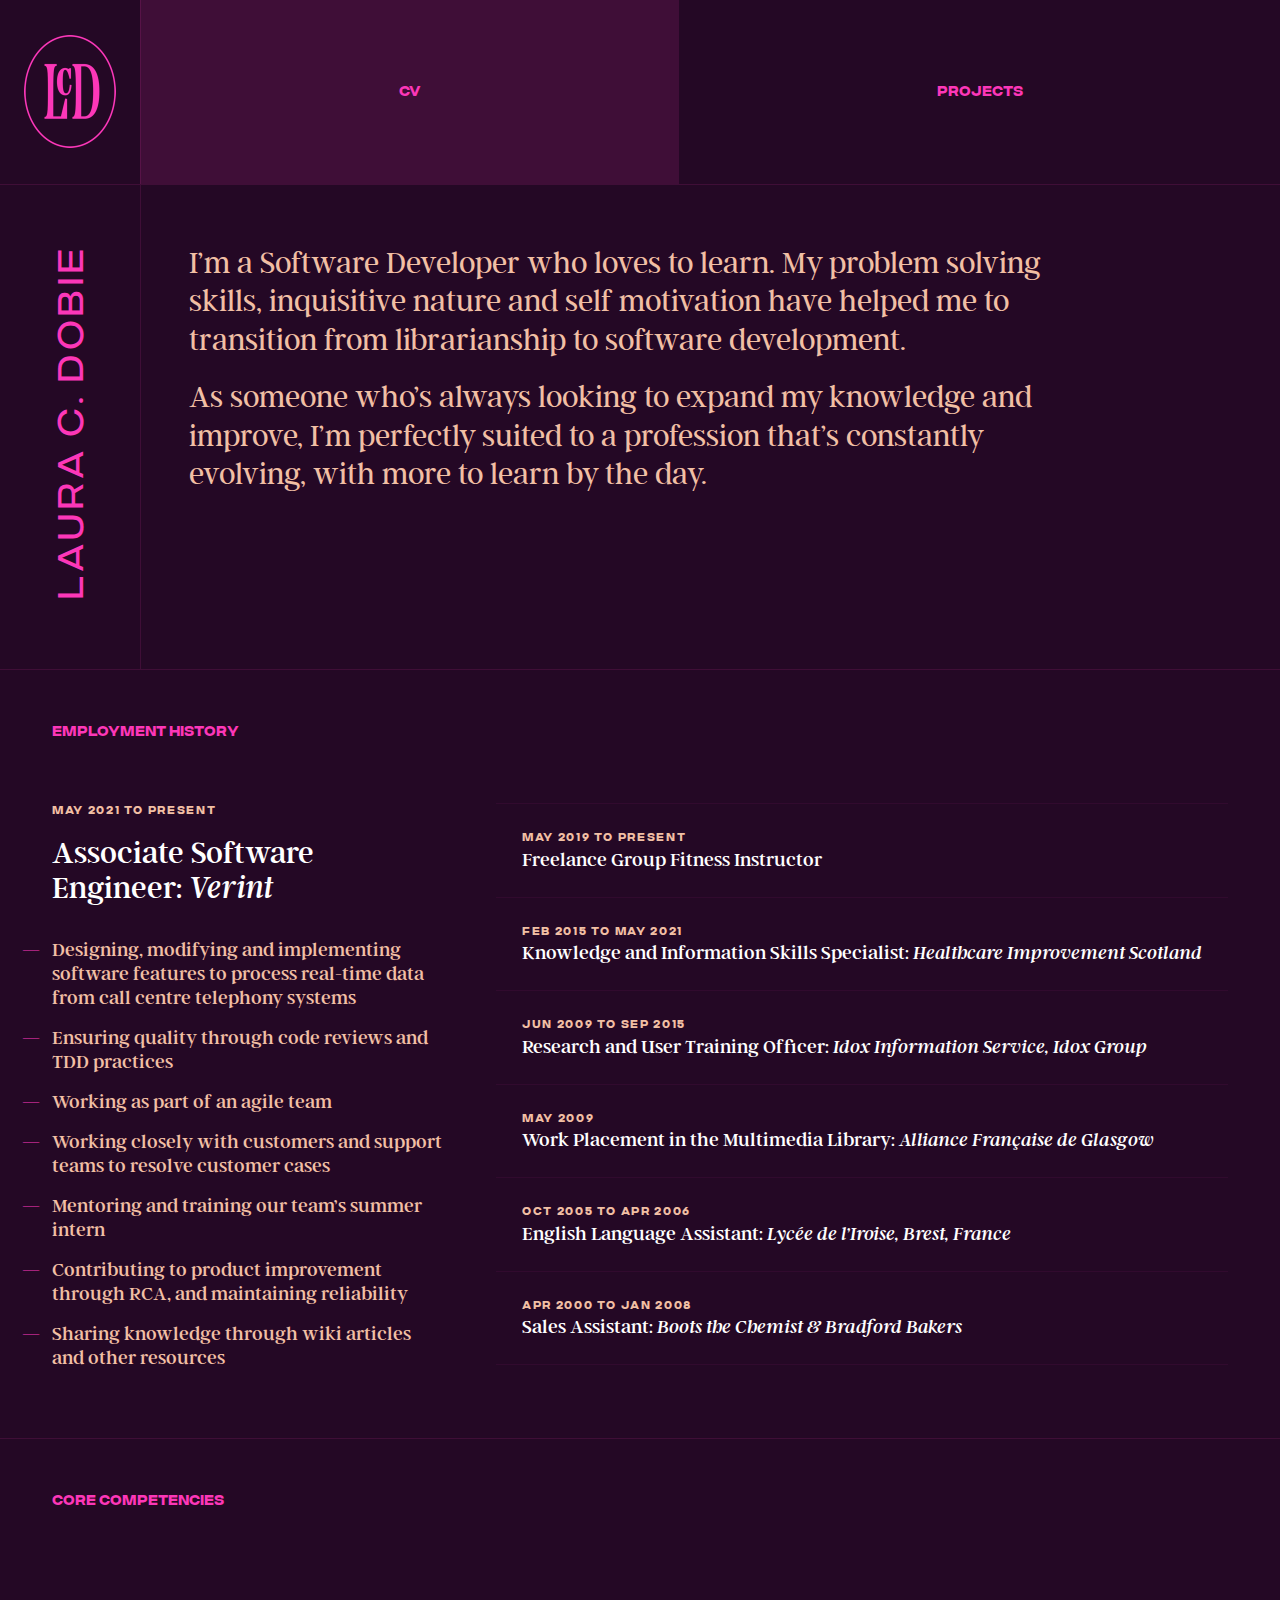
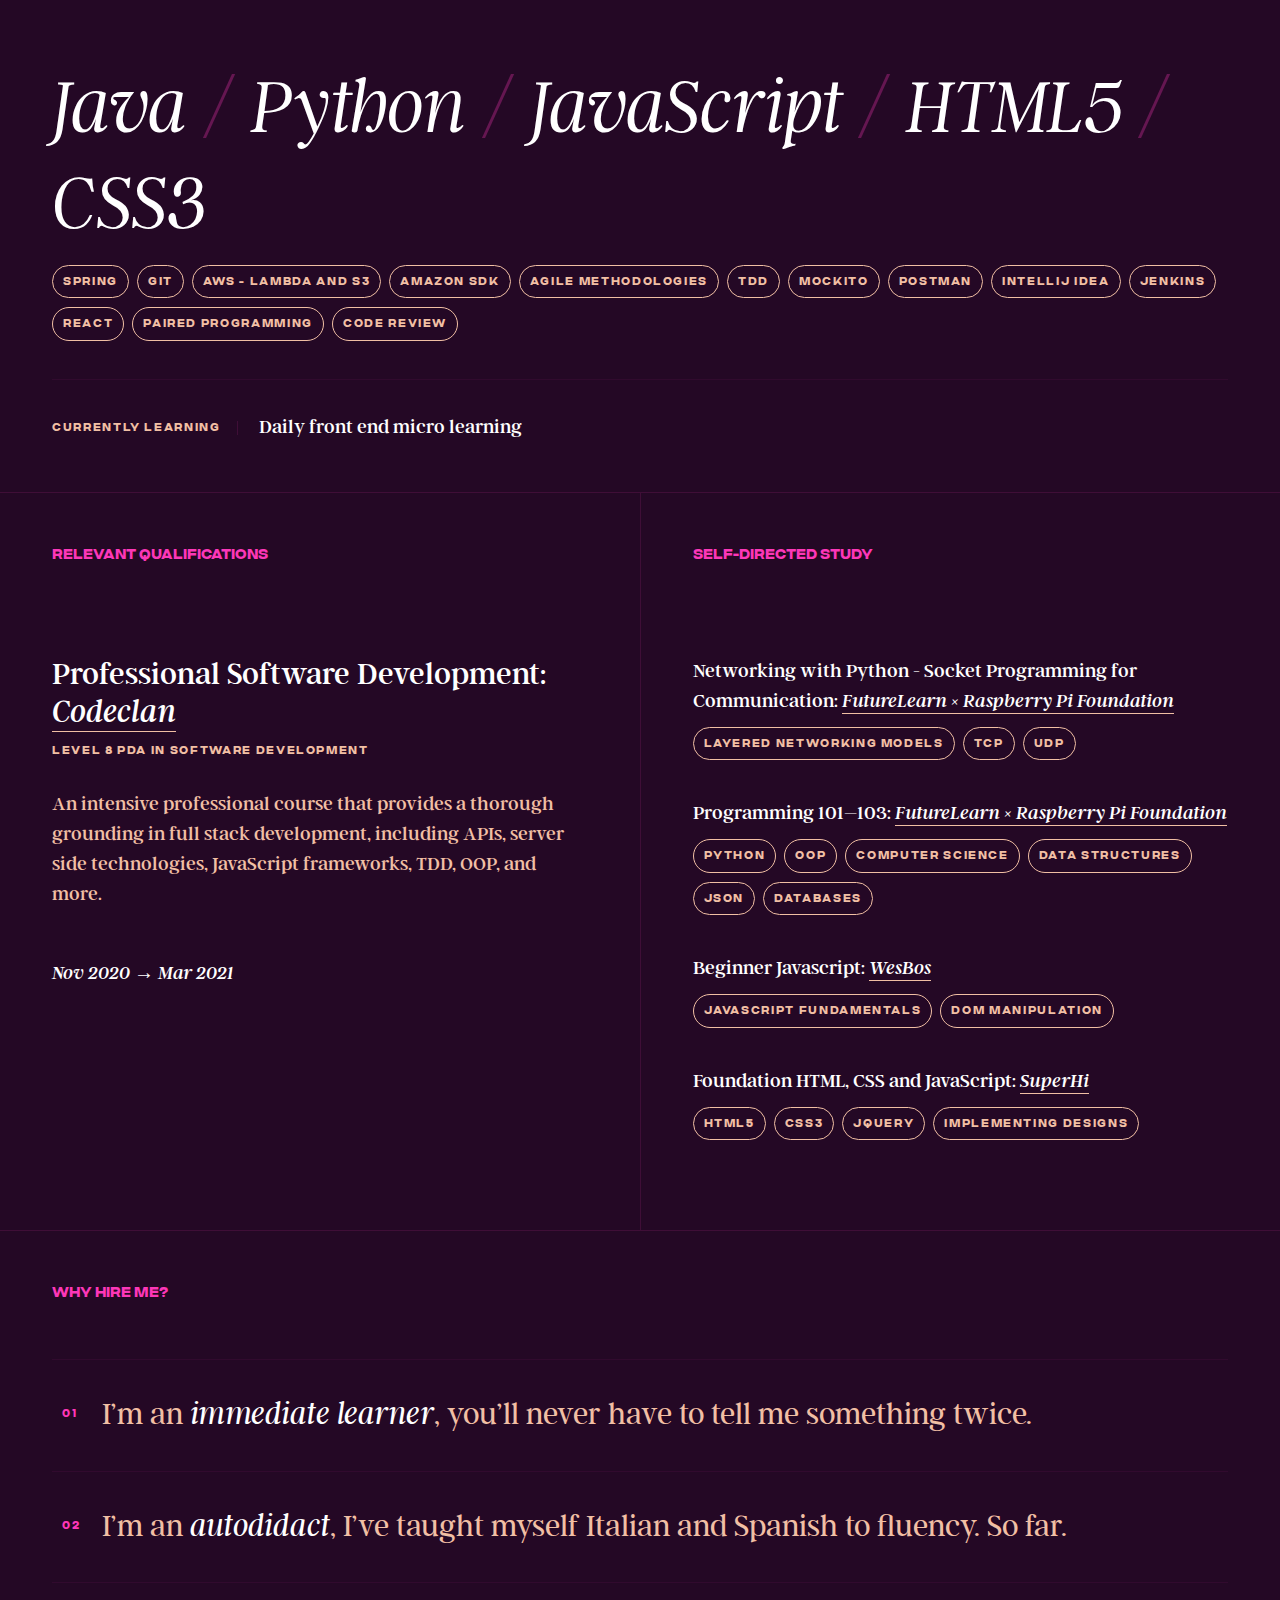
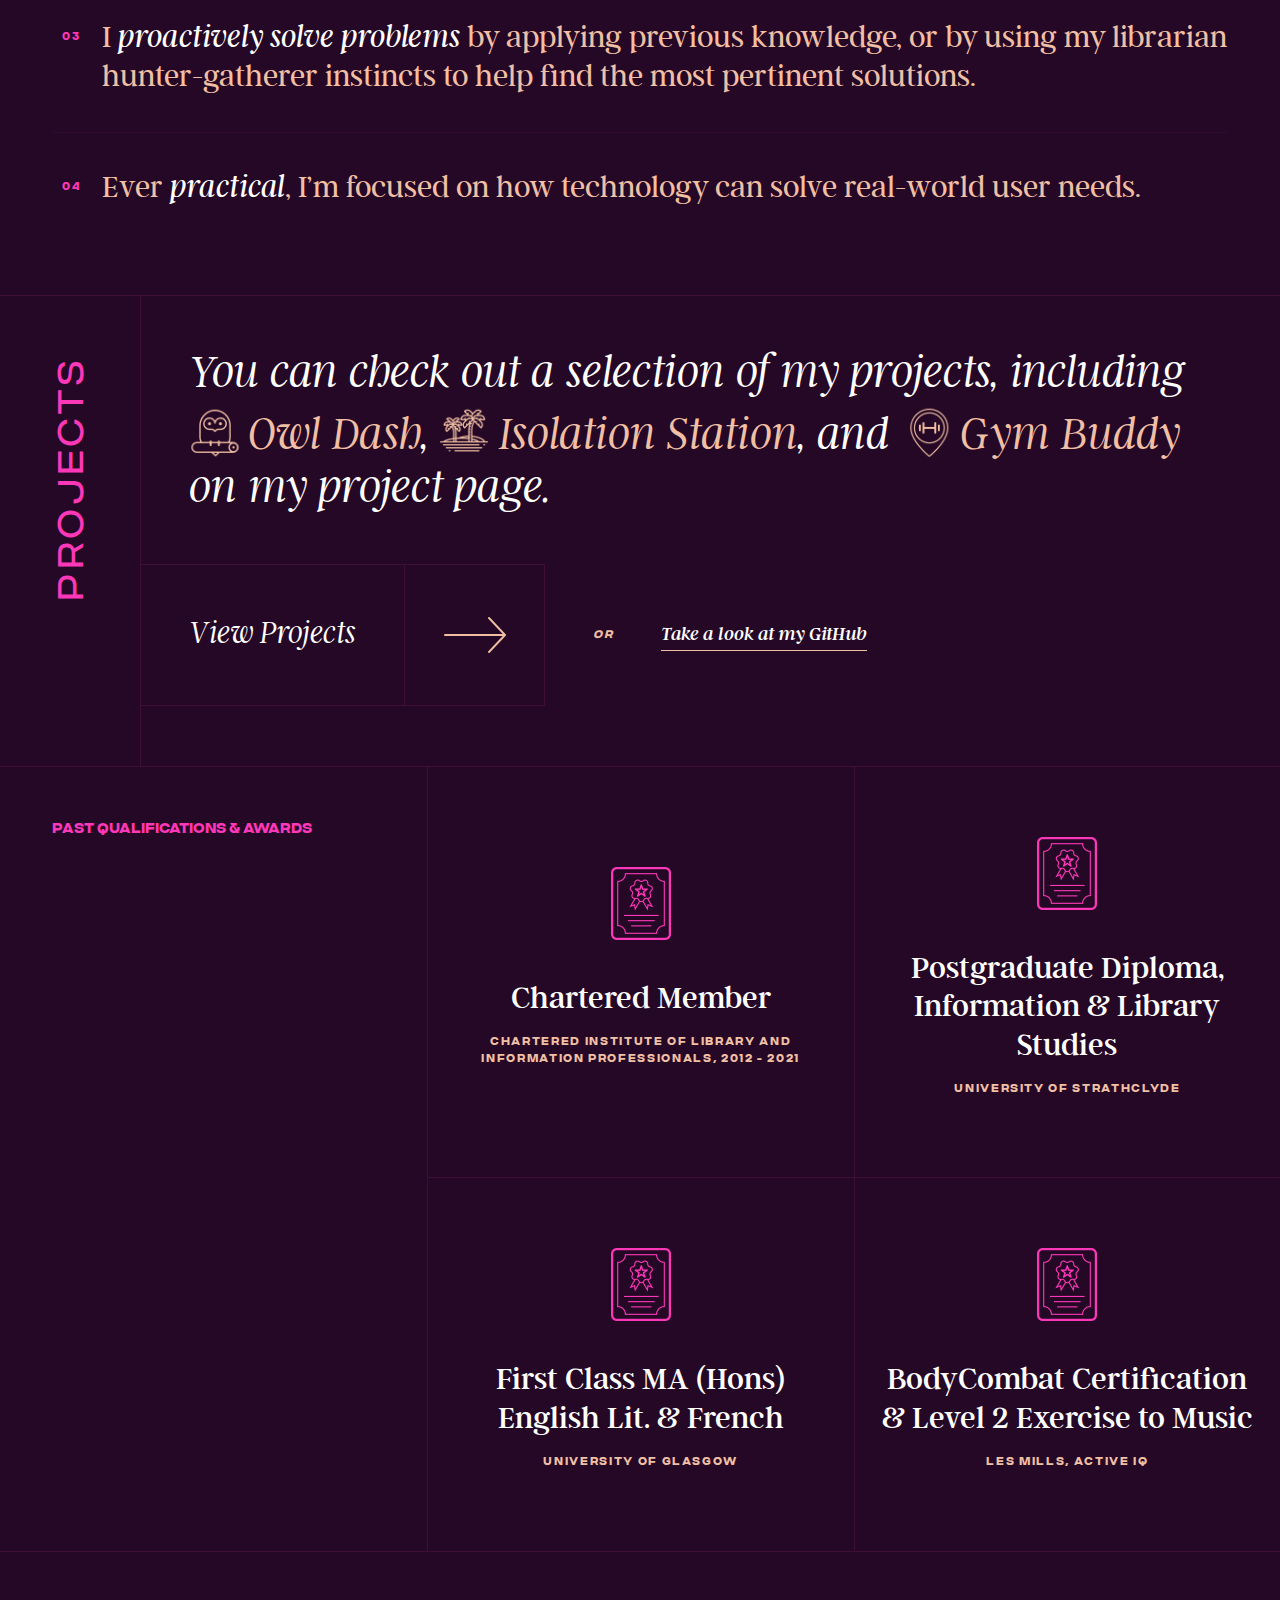
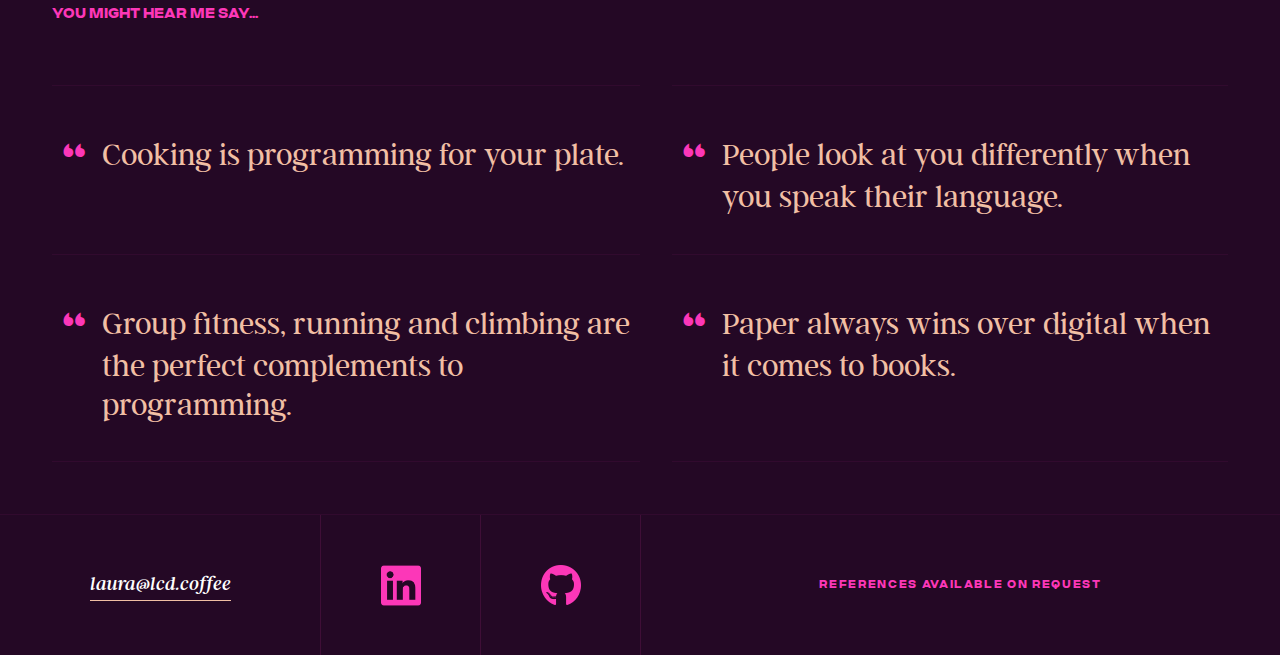
<file: index.html>
<!doctype html>
<html>
	<head>
		<meta charset="utf-8">
		<meta http-equiv="X-UA-Compatible" content="IE=edge">
		<meta name="viewport" content="width=device-width, initial-scale=1">
		<title>Laura C Dobie – CV – Software Developer</title>
		<link rel="stylesheet" href="styles/reset.css">
		<link rel="stylesheet" href="styles/fonts.css">
		<link rel="stylesheet" href="styles/style.css">
	</head>
	<body>
		<main>

		  
		  <header>
		    <div class="logo">
		      <img src="images/lcd-logo.png" />
		    </div>
		
		    <nav>
		      <a href="./index.html" class="selected">CV</a>
		      <a href="./projects.html" class="deselected">Projects</a>
		    </nav>
		  </header>
		
		  <section class="intro">
		
		    <div class="vertical-heading">
		      <h1>
		        Laura C. Dobie
		      </h1>
		    </div>
		
		    <div class="blurb">
		      <p>
		        I’m a Software Developer who loves to learn. My problem solving skills, inquisitive nature and self motivation have helped me to transition from librarianship to software development.
		      </p>
		      <p>
		        As someone who’s always looking to expand my knowledge and improve, I’m perfectly suited to a profession that’s constantly evolving, with more to learn by the day.
		      </p>
		    </div>
		
		  </section>

		  <section class="employment-history common">
		  	
			<h2>Employment History</h2>
			<div class="employment-container">
				<div class="current-employment-container">
					<div class="heading-group">
						<h3>Associate Software Engineer: <em>Verint</em></h3>
						<h4>May 2021 to Present</h4>
					</div>
					<ul class="bullets">
						<li>Designing, modifying and implementing software features to process real-time data from call centre telephony systems</li>
						<li>Ensuring quality through code reviews and TDD practices</li>
						<li>Working as part of an agile team</li>
						<li>Working closely with customers and support teams to resolve customer cases</li>
						<li>Mentoring and training our team’s summer intern</li>
						<li>Contributing to product improvement through RCA, and maintaining reliability</li>
						<li>Sharing knowledge through wiki articles and other resources</li>
					</ul>
				</div>
				<div class="past-employment-container">
					<div class="past-employment heading-group">
						<h3>Freelance Group Fitness Instructor</h3>
						<h4>May 2019 to present</h4>
					</div>
					<div class="past-employment heading-group">
						<h3>Knowledge and Information Skills Specialist: <em>Healthcare Improvement Scotland</em></h3>
						<h4>Feb 2015 to May 2021</h4>
					</div>
					<div class="past-employment heading-group">
						<h3>Research and User Training Officer: <em>Idox Information Service, Idox Group</em></h3>
						<h4>Jun 2009 to Sep 2015</h4>
					</div>
					<div class="past-employment heading-group">
						<h3>Work Placement in the Multimedia Library: <em>Alliance Française de Glasgow</em></h3>
						<h4>May 2009</h4>
					</div>
					<div class="past-employment heading-group">
						<h3>English Language Assistant: <em>Lycée de l’Iroise, Brest, France</em></h3>
						<h4>Oct 2005 to Apr 2006</h4>
					</div>
					<div class="past-employment heading-group">
						<h3>Sales Assistant: <em>Boots the Chemist &amp; Bradford Bakers</em></h3>
						<h4>Apr 2000 to Jan 2008</h4>
					</div>
				</div>
			</div>
			
		</section>

		<section class="core-competencies common">
		
		    <h2>Core Competencies</h2>
		    <ul class="primary-list">
			  <li>Java</li>
			  <li>Python</li>
		      <li>JavaScript</li>
		      <li>HTML5</li>
		      <li>CSS3</li>
		    </ul>
		    <ul class="taglist">
			  <li>Spring</li>
		      <li>Git</li>
			  <li>AWS - Lambda and S3</li>
			  <li>Amazon SDK</li>
			  <li>Agile Methodologies</li>
			  <li>TDD</li>
			  <li>Mockito</li>
			  <li>Postman</li>
			  <li>IntelliJ IDEA</li>
			  <li>Jenkins</li>
		      <li>React</li>
			  <li>Paired Programming</li>
			  <li>Code Review</li>
		    </ul>
			
			<div class="learning">
			  	<h2>Currently Learning</h2>
			  	<p>Daily front end micro learning</p>
		 	</div>
		
		  </section>
		
		
		  <div class="half-container">
		
		    <section class="relevant-qualifications common half">
		
		      <h2>Relevant Qualifications</h2>
		      <h3>
		        Professional Software Development: <a class="text-link" href="https://codeclan.com/courses/professional-software-development/" target="_blank">Codeclan</a>
		      </h3>
		      <h4>
		        Level 8 PDA in Software Development
		      </h4>
		      <p>
		        An intensive professional course that provides a thorough grounding in full stack development, including APIs, server side technologies, JavaScript frameworks, TDD, OOP, and more.
		      </p>
		      <p class="date">
		        Nov 2020 → Mar 2021
		      </p>
		
		    </section>
		
		    <section class="self-study common half">
		
		      <h2>Self-directed study</h2>
			  <h3>
				Networking with Python - Socket Programming for Communication: <a class="text-link" href="https://www.futurelearn.com/courses/networking-with-python-socket-programming-for-communication" target="_blank">FutureLearn × Raspberry Pi Foundation</a>
			  </h3>
			  <ul class="taglist">
				<li>Layered Networking Models</li>
				<li>TCP</li>
				<li>UDP</li>
			  </ul>
		      <h3>
		        Programming 101–103: <a class="text-link" href="https://www.futurelearn.com/search?q=raspberry%20pi%20%2Bprogramming" target="_blank">FutureLearn × Raspberry Pi Foundation</a>
		      </h3>
		      <ul class="taglist">
		        <li>Python</li>
		        <li>OOP</li>
		        <li>Computer Science</li>
		        <li>Data Structures</li>
		        <li>JSON</li>
		        <li>Databases</li>
		      </ul>
		
		      <h3>
		        Beginner Javascript: <a class="text-link" href="https://beginnerjavascript.com" target="_blank">WesBos</a>
		      </h3>
		      <ul class="taglist">
		        <li>JavaScript Fundamentals</li>
		        <li>DOM Manipulation</li>
		      </ul>
		
		      <h3>
		        Foundation HTML, CSS and JavaScript: <a class="text-link" href="https://www.superhi.com/courses/html-css-javascript-foundation" target="_blank">SuperHi</a>
		      </h3>
		      <ul class="taglist">
		        <li>HTML5</li>
		        <li>CSS3</li>
		        <li>JQuery</li>
		        <li>Implementing Designs</li>
		      </ul>
		
		    </section>
		
		  </div>		

		  <section class="why-hire-me common">
		
		    <h2>Why Hire Me?</h2>
		    <ol class="hiring-reasons">
		      <li>I’m an <em>immediate learner</em>, you’ll never have to tell me something twice.</li>
		      <li>I’m an <em>autodidact</em>, I’ve taught myself Italian and Spanish to fluency. So far.</li>
		      <li>I <em>proactively solve problems</em> by applying previous knowledge, or by using my librarian hunter-gatherer instincts to help find the most pertinent solutions.</li>
		      <li>Ever <em>practical</em>, I’m focused on how technology can solve real-world user needs.</li>
		    </ol>
		
		  </section>
		
		  <section class="projects">
		
		    <div class="vertical-heading">
		      <h2>
		        Projects
		      </h2>
		    </div>
		
		    <div class="project-description">
		      <p class="project-blurb">
		        You can check out a selection of my projects, including <a href="https://github.com/lauracdobie/owl-watch"><em><sp class="inline-icon owl"></sp> Owl Dash</em></a>, <a href="https://github.com/lauracdobie/isolation-activity-finder"><em><sp class="inline-icon isolation"></sp> Isolation Station</em></a>, and <a href="https://github.com/lauracdobie/gym_project"><em><sp class="inline-icon gym"></sp> Gym Buddy</em></a> on my project page.
		      </p>
			  <div class="cta-container">
			  	<a href="./projects.html">
			  		<div class="cta">
			  			<p>View Projects<span class="cta-arrow"></span></p>
			  		</div>
			  	</a>
			  	<p class="conjunction">or</p>
			  	<a class="text-link" href="https://github.com/lauracdobie">Take a look at my GitHub</a>
			  </div>
		    </div>
			
		
		  </section>
		  
		  <section class="past-qualifications">
		  	
		  	<div class="title-container">
		  		<h2>Past Qualifications &amp; awards</h2>
		  	</div>
		  	<div class="qualifications-container">
		  		<div class="qualification">
		  			<span class="certificate"></span>
	  				<h3>Chartered Member</h3>
	  				<h4>Chartered Institute of Library and Information Professionals, 2012 - 2021</h4>
	  			</div>
		  		<div class="qualification">
		  			<span class="certificate"></span>
	  				<h3>Postgraduate Diploma, Information &amp; Library Studies</h3>
	  				<h4>University of Strathclyde</h4>
	  			</div>
		  		<div class="qualification">
		  			<span class="certificate"></span>
	  				<h3>First Class MA (Hons) English Lit. &amp; French</h3>
	  				<h4>University of Glasgow</h4>
	  			</div>
		  		<div class="qualification">
		  			<span class="certificate"></span>
	  				<h3>BodyCombat Certification &amp; Level 2 Exercise to Music</h3>
	  				<h4>Les Mills, Active IQ</h4>
	  			</div>
		  	</div>
		  	
		  </section>

		  <section class="quotes">
			<h2>You might hear me say...</h2>
			<ol class="quotes-container">
				<li class="quote">Cooking is programming for your plate.</li>
				<li class="quote">People look at you differently when you speak their language.</li>
				<li class="quote">Group fitness, running and climbing are the perfect complements to programming.</li>
				<li class="quote">Paper always wins over digital when it comes to books.</li>
			</ol>
		  </section>
		
		  <footer>  
		    <nav class="external-links">
		      <div class="email-link-container">
		        <a  class="text-link" href="mailto:laura@lcd.coffee">laura@lcd.coffee</a>
		      </div>
		      <div class="icon-link-container">
		        <a href="https://www.linkedin.com/in/lauradobie"> <img src="images/icon-linkedin@2x.png" /> </a>
		      </div>
		      <div class="icon-link-container">
		        <a href="https://github.com/lauracdobie"> <img src="images/icon-github@2x.png" /> </a>
		      </div>
		    </nav>
		
		    <div class="references">
		      <p>References available on request</p>
			  <p class="print-statement">Built using HTML and CSS. View the original at lcd.coffee</p> 
		    </div>
		  </footer>
		  
		</main>
		
	</body>
</html>
</file>
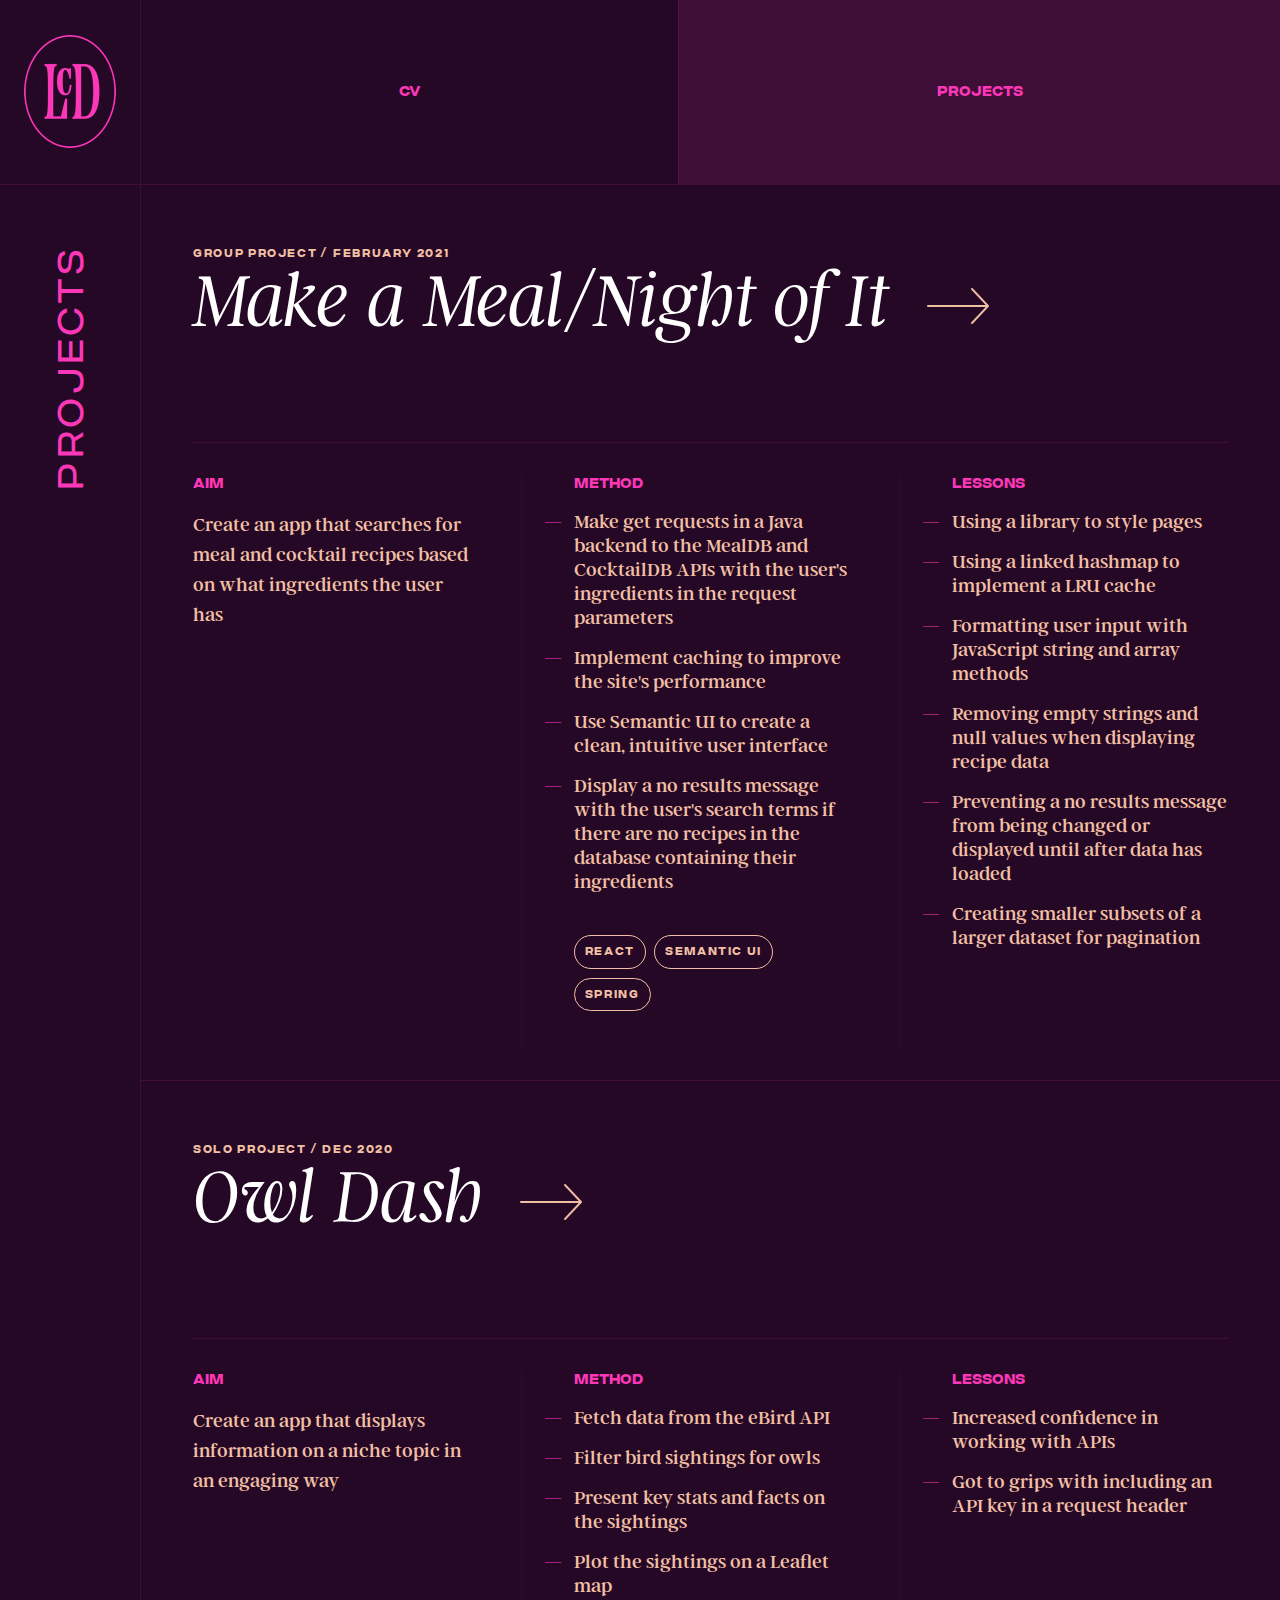
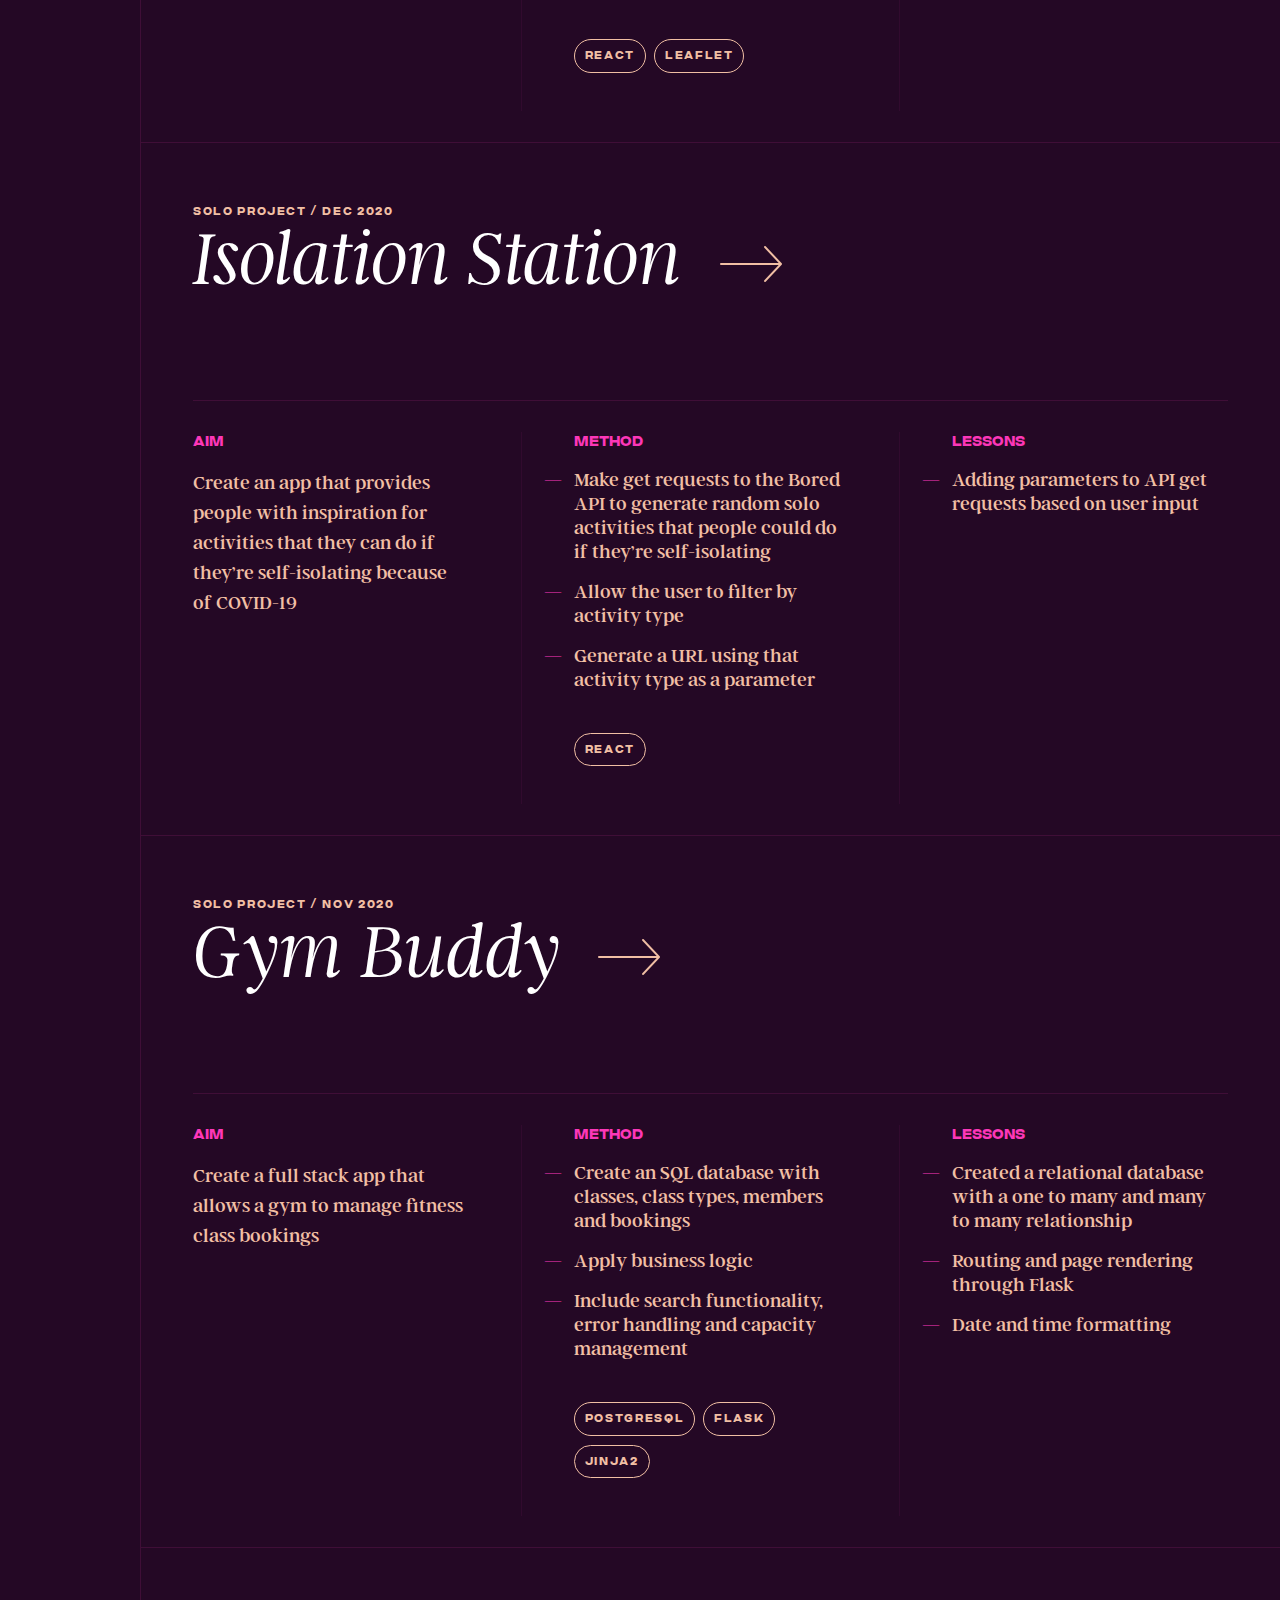
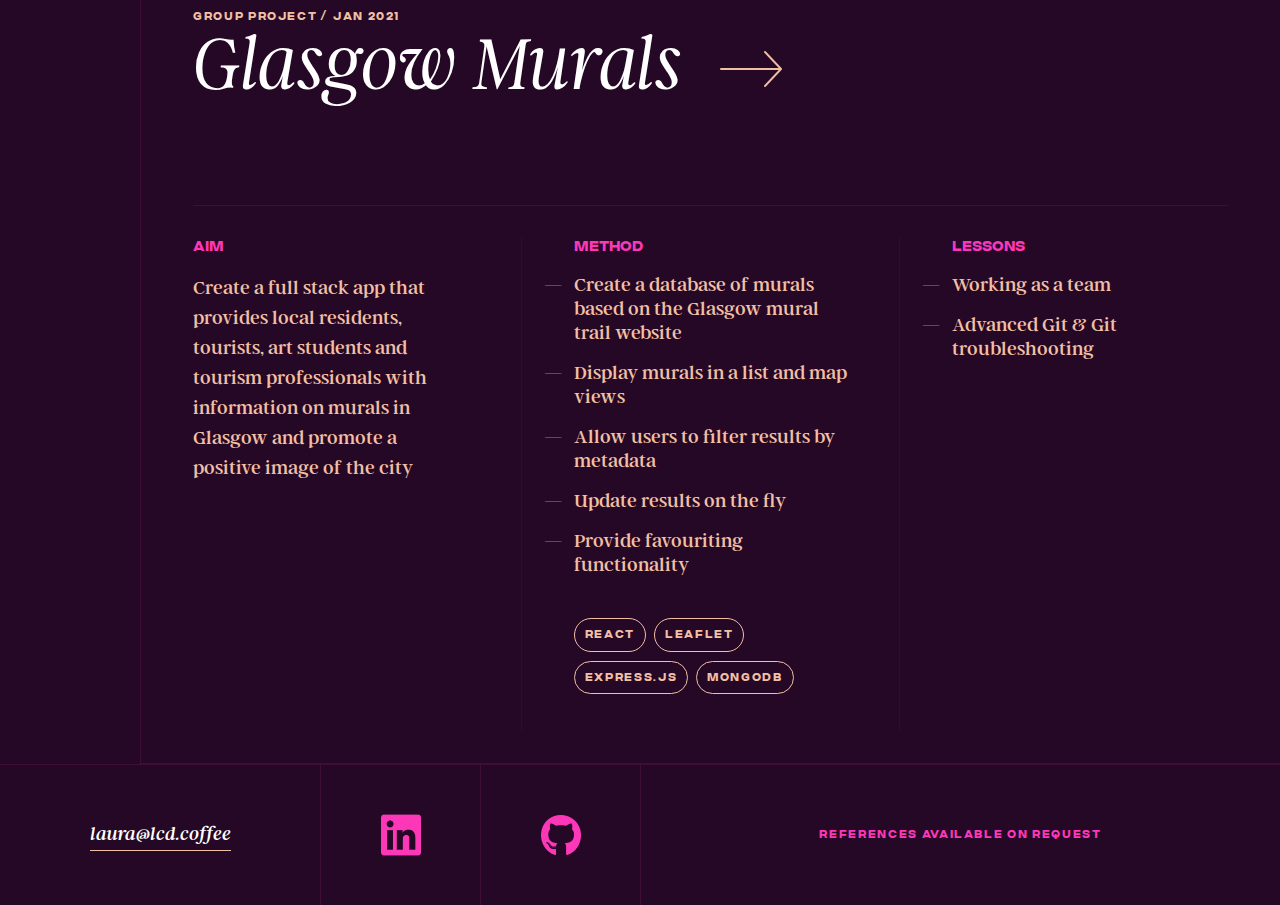
<file: projects.html>
<!doctype html>
<html>
	<head>
		<meta charset="utf-8">
		<meta http-equiv="X-UA-Compatible" content="IE=edge">
		<meta name="viewport" content="width=device-width, initial-scale=1">
		<title>Laura C Dobie – CV – Software Developer</title>
		<link rel="stylesheet" href="styles/reset.css">
		<link rel="stylesheet" href="styles/fonts.css">
		<link rel="stylesheet" href="styles/style.css">
	</head>
	<body>
		<main>

		  
		  <header>
		    <div class="logo">
		      <img src="images/lcd-logo.png" />
		    </div>
		
		    <nav>
		      <a href="./index.html" class="deselected">CV</a>
		      <a href="./projects.html" class="selected">Projects</a>
		    </nav>
		  </header>

		  <div class="projects-wrapper">
			<div class="vertical-heading projects-header">
				<h1>
					Projects
				</h1>
			</div>
			<section class="project">
				<a href="https://github.com/pvaliani/recipe_raider_app" class="project-title heading-group">
					<h2>Make a Meal/Night of It<span class="cta-arrow"></span></h2>
					<div class="project-subtitle">
						<h3>Group project</h3>
						<h3>February 2021</h3>
					</div>
				</a>
				<div class="project-details">
					<div class="project-column">
						<h3>Aim</h3>
						<p>Create an app that searches for meal and cocktail recipes based on what ingredients the user has</p>
					</div>
					<div class="project-column">
						<h3>Method</h3>
						<ul class="bullets">
							<li>Make get requests in a Java backend to the MealDB and CocktailDB APIs with the user's ingredients in the request parameters</li>
							<li>Implement caching to improve the site's performance</li>
							<li>Use Semantic UI to create a clean, intuitive user interface</li>
							<li>Display a no results message with the user's search terms if there are no recipes in the database containing their ingredients</li>
						</ul>
						</ul>
						<ul class="taglist">
							<li>React</li>
							<li>Semantic UI</li>
							<li>Spring</li>
						</ul>
					</div>
					<div class="project-column">
						<h3>Lessons</h3>
						<ul class="bullets">
							<li>Using a library to style pages</li>
							<li>Using a linked hashmap to implement a LRU cache</li>
							<li>Formatting user input with JavaScript string and array methods</li>
							<li>Removing empty strings and null values when displaying recipe data</li>
							<li>Preventing a no results message from being changed or displayed until after data has loaded</li>
							<li>Creating smaller subsets of a larger dataset for pagination</li>
						</ul>
					</div>
				</div>
			</section>

			<section class="project">
				<a href="https://github.com/lauracdobie/owl-watch" class="project-title heading-group">
					<h2>Owl Dash<span class="cta-arrow"></span></h2>
					<div class="project-subtitle">
						<h3>Solo project</h3>
						<h3>Dec 2020</h3>
					</div>
				</a>
				<div class="project-details">
					<div class="project-column">
						<h3>Aim</h3>
						<p>Create an app that displays information on a niche topic in an engaging way</p>
					</div>
					<div class="project-column">
						<h3>Method</h3>
						<ul class="bullets">
							<li>Fetch data from the eBird API</li>
							<li>Filter bird sightings for owls</li>
							<li>Present key stats and facts on the sightings</li>
							<li>Plot the sightings on a Leaflet map</li>
						</ul>
						<ul class="taglist">
							<li>React</li>
							<li>Leaflet</li>
						</ul>
					</div>
					<div class="project-column">
						<h3>Lessons</h3>
						<ul class="bullets">
							<li>Increased confidence in working with APIs</li>
							<li>Got to grips with including an API key in a request header</li>
						</ul>
					</div>
				</div>
			</section>

			<section class="project">
				<a href="https://github.com/lauracdobie/isolation-activity-finder" class="project-title heading-group">
					<h2>Isolation Station<span class="cta-arrow"></span></h2>
					<div class="project-subtitle">
						<h3>Solo project</h3>
						<h3>Dec 2020</h3>
					</div>
				</a>
				<div class="project-details">
					<div class="project-column">
						<h3>Aim</h3>
						<p>Create an app that provides people with inspiration for activities that they can do if they’re self-isolating because of COVID-19</p>
					</div>
					<div class="project-column">
						<h3>Method</h3>
						<ul class="bullets">
							<li>Make get requests to the Bored API to generate random solo activities that people could do if they’re self-isolating</li>
							<li>Allow the user to filter by activity type</li>
							<li>Generate a URL using that activity type as a parameter</li>
						</ul>
						<ul class="taglist">
							<li>React</li>
						</ul>
					</div>
					<div class="project-column">
						<h3>Lessons</h3>
						<ul class="bullets">
							<li>Adding parameters to API get requests based on user input</li>
						</ul>
					</div>
				</div>
			</section>

			<section class="project">
				<a href="https://github.com/lauracdobie/gym_project" class="project-title heading-group">
					<h2>Gym Buddy<span class="cta-arrow"></span></h2>
					<div class="project-subtitle">
						<h3>Solo project</h3>
						<h3>Nov 2020</h3>
					</div>
				</a>
				<div class="project-details">
					<div class="project-column">
						<h3>Aim</h3>
						<p>Create a full stack app that allows a gym to manage fitness class bookings</p>
					</div>
					<div class="project-column">
						<h3>Method</h3>
						<ul class="bullets">
							<li>Create an SQL database with classes, class types, members and bookings</li>
							<li>Apply business logic</li>
							<li>Include search functionality, error handling and capacity management</li>
						</ul>
						<ul class="taglist">
							<li>Postgresql</li>
							<li>Flask</li>
							<li>Jinja2</li>
						</ul>
					</div>
					<div class="project-column">
						<h3>Lessons</h3>
						<ul class="bullets">
							<li>Created a relational database with a one to many and many to many relationship</li>
							<li>Routing and page rendering through Flask</li>
							<li>Date and time formatting</li>
						</ul>
					</div>
				</div>
			</section>

			<section class="project">
				<a href="https://github.com/lauracdobie/murals-project" class="project-title heading-group">
					<h2>Glasgow Murals<span class="cta-arrow"></span></h2>
					<div class="project-subtitle">
						<h3>Group project</h3>
						<h3>Jan 2021</h3>
					</div>
				</a>
				<div class="project-details">
					<div class="project-column">
						<h3>Aim</h3>
						<p>Create a full stack app that provides local residents, tourists, art students and tourism professionals with information on murals in Glasgow and promote a positive image of the city</p>
					</div>
					<div class="project-column">
						<h3>Method</h3>
						<ul class="bullets">
							<li>Create a database of murals based on the Glasgow mural trail website</li>
							<li>Display murals in a list and map views</li>
							<li>Allow users to filter results by metadata</li>
							<li>Update results on the fly</li>
							<li>Provide favouriting functionality</li>
						</ul>
						<ul class="taglist">
							<li>React</li>
							<li>Leaflet</li>
							<li>Express.js</li>
							<li>MongoDB</li>
						</ul>
					</div>
					<div class="project-column">
						<h3>Lessons</h3>
						<ul class="bullets">
							<li>Working as a team</li>
							<li>Advanced Git &amp; Git troubleshooting</li>
						</ul>
					</div>
				</div>
			</section>
			</div>  
		
			<footer>  
				<nav class="external-links">
				  <div class="email-link-container">
					<a  class="text-link" href="mailto:laura@lcd.coffee">laura@lcd.coffee</a>
				  </div>
				  <div class="icon-link-container">
					<a href="https://www.linkedin.com/in/lauradobie"> <img src="images/icon-linkedin@2x.png" /> </a>
				  </div>
				  <div class="icon-link-container">
					<a href="https://github.com/lauracdobie"> <img src="images/icon-github@2x.png" /> </a>
				  </div>
				</nav>
		
				<div class="references">
					<p>References available on request</p> 
				</div>
		  </footer>
		  
		</main>
		
	</body>
</html>
</file>
<file: styles/fonts.css>
@font-face {
    font-family: 'Argent CF';
    src: url('../fonts/argentcf-regular-webfont.woff2') format('woff2'),
         url('../fonts/argentcf-regular-webfont.woff') format('woff');
    font-weight: 400;
    font-style: normal;
}

@font-face {
    font-family: 'Argent CF';
    src: url('../fonts/argentcf-regularitalic-webfont.woff2') format('woff2'),
         url('../fonts/argentcf-regularitalic-webfont.woff') format('woff');
    font-weight: 400;
    font-style: italic;
}

@font-face {
    font-family: 'Argent CF';
    src: url('../fonts/argentcf-light-webfont.woff2') format('woff2'),
         url('../fonts/argentcf-light-webfont.woff') format('woff');
    font-weight: 300;
    font-style: normal;
}

@font-face {
    font-family: 'Argent CF';
    src: url('../fonts/argentcf-lightitalic-webfont.woff2') format('woff2'),
         url('../fonts/argentcf-lightitalic-webfont.woff') format('woff');
    font-weight: 300;
    font-style: italic;
}

@font-face {
    font-family: 'Argent CF';
    src: url('../fonts/argentcf-thinitalic-webfont.woff2') format('woff2'),
         url('../fonts/argentcf-thinitalic-webfont.woff') format('woff');
    font-weight: 100;
    font-style: italic;
}

@font-face {
    font-family: 'Criteria CF';
    src: url('../fonts/criteriacf-extrabold-webfont.woff2') format('woff2'),
         url('../fonts/criteriacf-extrabold-webfont.woff') format('woff');
    font-weight: 800;
    font-style: normal;
}

@font-face {
    font-family: 'Criteria CF';
    src: url('../fonts/criteriacf-regular-webfont.woff2') format('woff2'),
         url('../fonts/criteriacf-regular-webfont.woff') format('woff');
    font-weight: 400;
    font-style: normal;
}
</file>
<file: styles/style.css>
:root {
	--aubergine: #240825;
	--aubergine-10: #24082510;
	--beetroot: #FC37B8;
	--beetroot-20: #FC37B820;
	--beetroot-10: #FC37B810;
	--nectarine: #F1BFA4;
	--chia: #9c9c9c;
	--salt: #FFFFFF;
}

body {
	font-family: 'Argent CF';
	font-weight: 400;
	font-size: 20px;
	line-height: 1.5;
	background-color: var(--aubergine);
	color: var(--nectarine);
}

header {
	width: 100%;
	height: 185px;
	display: flex;
	border-bottom: 1px solid var(--beetroot-20);
}

.deselected {
	transition: background-color ease-in 0.2s;
}

.deselected:hover {
	background-color: var(--beetroot-10);
}

.selected {
	background-color: var(--beetroot-20);
}

.logo img {
	width: 92px;
}

.logo {
	padding: 35px 24px 37px 24px;
	flex-grow: 0;
}

header nav {
	display: flex;
	flex-grow: 1;
}

em {
	font-style: italic;
} 

header nav a, h2, .project-column h3 {
	color: var(--beetroot);
	text-transform: uppercase;
	font-family: 'Criteria CF';
	font-weight: 800;
	font-size: 14px;
}

header nav a {
	border-left: 1px solid var(--beetroot-20);
	display: flex;
	flex-grow: 1;
	align-items: center;
	justify-content: center;
	text-decoration: none;
}

.intro, .projects, .projects-wrapper {
	position: relative;
	border-bottom: 1px solid var(--beetroot-20);
}

.intro .vertical-heading, .projects .vertical-heading, .projects-wrapper .vertical-heading {
	position: absolute;
	left: 0;
	top: 0;
	transform: rotate(-90deg) translateX(-100%);
	transform-origin: left top;
	padding: 54px 60px 0 0;
}

h1, .projects h2 {
	color: var(--beetroot);
	text-transform: uppercase;
	font-family: 'Criteria CF';
	font-weight: 400;
	font-size: 36px;
	line-height: 1;
	letter-spacing: 0.1em;
}

.blurb {
	padding: 60px 220px 60px 48px;
	font-size: 32px;
	font-weight: 300;
	line-height: 1.2;
	min-height: 484px;
}

.blurb, .project-description, .project {
	margin-left:140px;
	border-left: 1px solid var(--beetroot-20);
}

.blurb p {
	margin-bottom: 0.6em;
	max-width: 860px;
}

.common {
	padding: 52px;
	border-bottom: 1px solid var(--beetroot-20);
}

.half-container {
	display: flex;
}

.half {
	flex: 1;
}

.half h2 {
	margin-bottom: 90px;
}

.relevant-qualifications h3 {
	font-size: 32px;
	line-height: 1.2;
	color: var(--salt);
	margin-bottom: 10px;
}

.text-link {
	text-decoration: none;
	border-bottom: 1px solid var(--nectarine);
	font-style: italic;
	padding-bottom: 1px;
	color: var(--salt);
}

.relevant-qualifications h4, .taglist li, .employment-container h4, .qualification h4, .project-title h3, .learning h2 {
	color: var(--nectarine);
	text-transform: uppercase;
	font-family: 'Criteria CF';
	font-weight: 800;
	font-size: 11px;
	letter-spacing: 0.15em;
}

.relevant-qualifications p {
	margin-top: 30px;
}

.relevant-qualifications .date {
	font-style: italic;
	line-height: 1.4;
	color: var(--salt);
	margin-top: 50px;
}

.self-study h3 {
	color: var(--salt);
	margin-bottom: 10px;
}

.self-study {
	border-left: 1px solid var(--beetroot-20);
}

.taglist li {
	display: inline-block;
	border: 1px solid var(--nectarine);
	border-radius: 100px;
	padding: 8px 10px 7px 10px;
	margin-right: 4px;
	margin-bottom: 8px;
}

.taglist {
	margin-bottom: 30px;
}

.primary-list {
	margin-top: 150px;
	margin-bottom: 10px;
}

.primary-list, .project-title h2 {
	font-weight: 100;
	font-family: 'Argent CF';
	text-transform: none;
	font-style: italic;
	font-size: 80px;
	color: var(--salt);
	line-height: 1.2em;
}

.primary-list li {
	display: inline;
}

.primary-list li:after {
	content: "/";
	margin-left: 0.2em;
	color: var(--beetroot);
	opacity: 0.3;
}

.primary-list li:last-child:after {
	content: "";
}

.learning {
	border-top: 1px solid var(--beetroot-10);
	padding-top: 30px;
	
}

.learning h2 {
	display: inline;
	padding-right: 1.5em;
	margin-right: 1.5em;
	border-right: 1px solid var(--beetroot-20);
}

.learning p {
	color: var(--salt);
	display: inline-block;
	transform: translateY(0.1em);
}


.hiring-reasons {
	margin-top: 55px;
}

.hiring-reasons li {
	font-size: 32px;
	line-height: 1.2;
	font-weight: 300;
	padding: 36px 0 36px 50px;
	border-top: 1px solid var(--beetroot-10);
	counter-increment: item;
}

.hiring-reasons li:before {
	content: counter(item, decimal-leading-zero);
	font-family: 'Criteria CF';
	font-weight: 800;
	font-size: 11px;
	letter-spacing: 0.15em;
	color: var(--beetroot);
	width: 0;
	text-align: right;
	display: inline-block;
	transform: translateX(-40px) translateY(-0.6em);
}

.hiring-reasons em {
	color: var(--salt);
}

.projects .project-description {
	padding: 52px 52px 60px 48px;
	min-height: 400px;
}

.projects .project-description p {
	font-weight: 100;
	font-size: 48px;
	line-height: 1.1;
	color: var(--salt);
	font-style: italic;
}

.projects .project-description p em {
	color: var(--nectarine);
	display: inline-block;
}

.inline-icon {
	display: inline-block;
	width: 1em;
	height: 1em;
	background-size: contain;
	background-repeat: no-repeat;
	background-position: center center;
}

.isolation {
	background-image: url("../images/projecticon-isolation@2x.png");
	transform: translateY(0.1em);
}

.owl {
	background-image: url("../images/projecticon-owldash@2x.png");
	transform: translateY(0.16em) translateX(0.05em);
}

.gym {
	background-image: url("../images/projecticon-gymbuddy@2x.png");
	transform: translateY(0.16em) translateX(0.09em);
}

.projects .project-description .cta-container {
	display: flex;
	align-items: center;
	margin-top: 48px;
}

.projects .project-description .cta-container .cta {
	border-top: 1px solid var(--beetroot-20);
	border-right: 1px solid var(--beetroot-20);
	border-bottom: 1px solid var(--beetroot-20);
	padding-left: 48px;
	transform: translateX(-48px);
}

.cta p {
	display: flex;
	align-items: center;
}

.projects .project-description .cta-container p {
	font-size: 32px;
}

.projects .project-description .cta-container a {
	text-decoration: none; 
}

.cta-arrow {
	display: inline-block;
	border-left: 1px solid var(--beetroot-20);
	width: 140px;
	height: 140px;
	margin-left: 48px;
	background-image: url(../images/cta-arrow@2x.png);
	background-size: 62px 36px;
	background-repeat: no-repeat;
	background-position: center	center;
}

.projects .project-description .cta-container .conjunction {
	font-family:'Criteria CF';
	font-weight: 800;
	text-transform: uppercase;
	font-size: 11px;
	letter-spacing: 0.15em;
	color: var(--nectarine);
}

.projects .project-description .cta-container .text-link {
	margin-left: 48px;
}

.employment-container {
	display: grid;
	grid-template-columns: 1fr 2fr;
	margin-top: 60px;
}

.employment-container h3 {
	color: var(--salt);
	line-height: 1.1em;
}

.current-employment-container h3 {
	font-size: 32px;
	margin-top: 16px;
	margin-bottom: 32px;
}

.heading-group {
	display: flex;
	flex-direction: column-reverse;
}

.bullets li {
	line-height: 1.2;
	margin-bottom: 16px;
}

.bullets li:before {
	content: "—";
	color: var(--beetroot);
	transform: translateX(-30px);
	text-align: right;
	display: inline-block;
	width: 0;
}

.past-employment-container {
	padding-left: 52px;
}

.past-employment {
	border-top: 1px solid var(--beetroot-10);
	padding: 26px;
}

.past-employment:last-child {
	border-bottom: 1px solid var(--beetroot-10);
}

.past-employment h3 {
	margin-top: 2px;
}

.past-qualifications {
	display: grid;
	grid-template-columns: 1fr 2fr;
}

.past-qualifications .title-container {
	padding: 52px;
	border-bottom: 1px solid var(--beetroot-20);
}

.past-qualifications .qualifications-container {
	display: flex;
	flex-wrap: wrap;
	align-content: center;
	justify-content: center;
	border-left: 1px solid var(--beetroot-20);
}

.qualification {
	text-align: center;
	width: 50%;
	padding: 70px 24px 80px 24px;
	border-bottom: 1px solid var(--beetroot-20);
	display: flex;
	flex-direction: column;
	justify-content: center;
}

.qualification h3 {
	font-size: 32px;
	line-height: 1.2;
	color: var(--salt);
	margin-bottom: 16px;
}

.qualification:nth-child(even) {
	border-left: 1px solid var(--beetroot-20);
}

.certificate {
	background-image: url(../images/icon-certificate@2x.png);
	background-size: 60px 73px;
	background-repeat: no-repeat;
	background-position: center center;
	width: 100%;
	height: 73px;
	margin-bottom: 40px;
}

.quotes {
	padding: 52px;
	border-bottom: 1px solid var(--beetroot-10);
}

.quotes h2 {
	margin-bottom: 60px;
}

.quotes-container {
	display: grid;
	grid-template-areas: 
	'quote quote'
	'quote quote';
	grid-template-columns: 1fr 1fr;
}

.quote:nth-child(even) {
	margin-left: 32px;
}

.quote:nth-child(1), .quote:nth-child(2) {
	border-top: 1px solid var(--beetroot-10);
}


.quotes-container li {
	font-size: 32px;
	line-height: 1.2;
	font-weight: 300;
	padding: 36px 0 36px 50px;
	border-bottom: 1px solid var(--beetroot-10);
}

.quotes-container li:before {
	content: "\201C";
	font-family: 'Criteria CF';
	font-weight: 800;
	font-size: 48px;
	letter-spacing: 0.15em;
	color: var(--beetroot);
	width: 0;
	text-align: right;
	display: inline-block;
	transform: translateX(-40px) translateY(0.27em);
}

footer {
	height: 140px;
	display: grid;
	grid-template-columns: 1fr 1fr;
}

footer .external-links {
	display: grid;
	grid-template-columns: 2fr 1fr 1fr ;
}

.icon-link-container, .references {
	border-left: 1px solid var(--beetroot-20);
}

.email-link-container, .icon-link-container, .references {
	display: flex;
	flex-direction: column;
	align-items: center;
	justify-content: center;
	text-align: center;
}

.icon-link-container img {
	width: 40px;
}

.references p {
	color: var(--beetroot);
	text-transform: uppercase;
	font-family: 'Criteria CF';
	font-weight: 800;
	font-size: 11px;
	letter-spacing: 0.15em;
}

.print-statement {
	display: none;
}

.project {
	border-bottom: 1px solid var(--beetroot-20);
}

.project-details {
	display: grid;
	grid-template-columns: 1fr 1fr 1fr;
	padding: 31px 0;
	
}

.project-column {
	padding: 0 52px;
	
}

.project-column:nth-child(2) {
	border-left: 1px solid var(--beetroot-10);
	border-right: 1px solid var(--beetroot-10);
}

.project-column h3 {
	margin-bottom: 15px;
}

.project-column .taglist {
	margin-top: 40px;
}

.project-subtitle {
	transform: translateY(1em);
}

.project-subtitle h3 {
	display: inline;
}

.project-subtitle h3:nth-child(1):after {
	content: "/";
	font-size: 14px;
	font-weight: 100;
	margin-left: 0.2em; 
} 

.project-title {
	margin-left: 52px;
	margin-right: 52px;
	padding-top: 31px;
	padding-bottom: 90px;
	border-bottom: 1px solid var(--beetroot-20);
	text-decoration: none; 
}

.project-title .cta-arrow {
	height: 1em;
	border-left: none;
	transform: translateY(0.25em);
	margin: 0;
}	

@media (max-width:1024px) {
	.blurb {
		padding: 60px 48px 60px 48px;
	}

	.past-qualifications {
		grid-template-columns: 1fr;
	}
}

@media (max-width:960px) {
	header {
		height: 100px;
	}

	.logo img {
		width: 50px;
	}

	.logo {
		padding: 15px 45px;
	}

	.blurb {
		font-size: 26px;
		min-height: 380px;
	}

	h1, .projects h2 {
		font-size: 28px;
	}

	.intro .vertical-heading, .projects .vertical-heading, .projects-wrapper .vertical-heading {
		padding: 58px 60px 0 0;
	
	}

	.half h2 {
		margin-bottom: 40px;
	}

	.hiring-reasons {
		margin-top: 25px;
		
	}

	.hiring-reasons li {
		padding: 28px 0 28px 50px;
	}

	.primary-list {
		margin-top: 50px;
	}

	.primary-list, .project-title h2 {
		font-size: 60px;
	}

	.projects .project-description p {
		font-size: 36px;
	}

	.employment-container {
		grid-template-columns: 1fr 1fr;
	}

	.quotes h2 {
		margin-bottom: 40px;
	}

	.quotes-container li {
		font-size: 26px;
		padding: 0 0 20px 50px;
		line-height: 1;
	}

	.quotes-container li:before {
		transform: translateX(-40px) translateY(0.4em);
	}

	footer {
		height: 90px;
	}

	.projects .project-description .cta-container p {
		font-size: 24px;
	}

	.cta-arrow {
		width: 80px;
		height: 80px;
		margin-left: 48px;
		background-size: 31px 18px;
	}

	.projects .project-description .cta-container .text-link {
		margin-left: 26px;
		transform: translateX(-22px);
	}

	.projects .project-description .cta-container .conjunction {
		transform: translateX(-22px);
	}

	.icon-link-container img {
		width: 30px;
	}
	
	.project-title {
		border: none;
		padding-bottom: 0;
	}
	
	.project-details {
		display: block;
		line-height: 1.4;
		padding-top: 20px;
	}
	
	.project-details .taglist {
		margin-top: 10px;
		margin-bottom: 0;
	}
	
	.project-column {
		margin: 0 48px 0px 48px;
		border-top: 1px solid var(--beetroot-10);
		padding: 30px 30px;
	}
	
	.project-column:nth-child(2) {
		border-left: none;
		border-right: none;
	}
	
	.bullets li {
		margin-bottom: 10px;
	}
	
	.projects-wrapper .vertical-heading {
		position: static;
		transform: rotate(0deg) translateX(0%);
		padding: 40px 30px 0 52px;
		width: 100%;
		text-align: left;
	}
	
	.project {
		margin-left: 0;
		border-left: none;
	}

	footer .external-links {
		grid-template-columns: 3fr 1fr 1fr ;
	}
}

@media (max-width:800px) {
	.projects .project-description .cta-container {
		display: block;
		align-items: center;
		margin-top: 20px;
	}

	.projects .project-description .cta-container .cta {
		margin-bottom: 20px;
	}

	.projects .project-description .cta-container .text-link {
		transform: translateX(0px);
		display: inline;
	}

	.projects .project-description .cta-container .conjunction {
		transform: translateX(0px);
		margin-top: 30px;
		display: inline;
	}

	.cta {
		display: static;
		width: 301px;
	}
}

@media (max-width:700px) {
	.relevant-qualifications h4, .taglist li, .employment-container h4, .qualification h4, .project-title h3, .learning h2 {
		font-size: 9px;
	}

	.taglist li {
		padding: 6px 8px 5px 8px;
		margin-right: 2px;
		margin-bottom: 6px;
	}

	.hiring-reasons li {
		font-size: 26px;
		line-height: 1.1;
		padding: 28px 0 28px 50px;
	}

	.primary-list, .project-title h2 {
		font-size: 48px;
	}

	.taglist {
		margin-bottom: 20px;
	}
	
	.learning {
		padding-top: 20px;
		padding-bottom: 20px;
	}

	.projects .project-description p {
		font-size: 28px;
		line-height: 1;
	}

	.projects .project-description {
		padding: 40px 52px 40px 48px;
		min-height: 300px;
	}

	.current-employment-container h3 {
		font-size: 26px;
		margin-top: 16px;
		margin-bottom: 24px;
	}

	body {
		font-size: 18px;
	}

	.past-employment {
		padding: 26px 0;
	}

	.common {
		padding-bottom: 20px;
	}

	.qualification h3 {
		font-size: 26px;
		line-height: 1;
		color: var(--salt);
		margin-bottom: 16px;
	}

	.quotes-container li {
		font-size: 20px;
		padding: 0 0 20px 50px;
		line-height: 1.1;
	}

	.quotes-container li:before {
		font-size: 32px;
		line-height: 1;
	}
}

@media (max-width:500px) {
	header nav a, h2, .project-column h3 {
		font-size: 12px;
	}

	header {
		height: 70px;
	}

	.logo img {
		width: 34px;
	}

	.logo {
		padding: 15px 15px;
	}

	.intro .vertical-heading, .projects .vertical-heading, .projects-wrapper .vertical-heading {
		position: static;
		transform: rotate(0deg) translateX(0%);
		padding: 40px 30px 20px 30px;
		width: 100%;
		text-align: left;
	}

	h1, .projects h2 {
		font-size: 20px;
		line-height: 1;
		letter-spacing: 0.1em;
	}

	.blurb, .project-description, .project {
		margin-left: 0;
		border-left: none;
		padding: 0 30px;
		font-size: 20px;
		min-height: 0;
	}

	.half-container {
		display: block;
	}

	.relevant-qualifications h3 {
		font-size: 26px;
		line-height: 1;
	}

	.common {
		padding: 30px;
	}

	.half h2 {
		margin-bottom: 30px;
	}

	body {
		font-size: 16px;
		line-height: 1.1;
	}

	.relevant-qualifications .date {
		margin-top: 20px;
	}
	
	.hiring-reasons li {
		font-size: 20px;
		padding-top: 16px;
		padding-bottom: 16px;
		padding-left: 32px;
	}	
	
	.hiring-reasons li:before {
		font-size: 10px;
		transform: translateX(-32px) translateY(-0.6em);
	}
	
	.primary-list {
		margin-top: 10px;
	}
	
	.primary-list li {
		font-size: 36px;
		line-height: 0;
	}
	
	.learning h2 {
		display: block;
		margin-bottom: 6px;
		border: none;
	}
	
	.learning p {
		transform: translateY(0);
	}
	
	.projects .project-description {
		padding: 0px 30px 40px 30px;
	}
	
	.projects .project-description .cta-container {
		margin-top: 30px;
	}
	
	.employment-container {
		display: block;
	}
	
	.bullets li:before {
		transform: translateX(-23px);
	}
	
	.past-employment-container {
		margin-top: 30px;
		padding: 0;
	}
	
	.past-qualifications .qualifications-container {
		border: none;
	}
	
	.qualification {
		width: 100%;
		padding: 40px 30px;
	}
	
	.qualification:nth-child(even) {
		border-left: none;
	}
	
	.quotes {
		padding:30px
	}
	
	.quotes-container {
		display: block;
	}
	
	.quotes-container li {
		padding: 10px 0 20px 50px;
	}
	
	.quote:nth-child(even) {
		margin-left: 0;
	}
	
	.quote:nth-child(2) {
		border-top: none;
	}
	
	.quote:last-child {
		border-bottom: none;
	}
	
	.projects-wrapper .projects-header {
		padding-bottom: 0px;
	}
	
	.project-title, .project-column {
		margin: 0;
	}
	
	.project-title h2{
		font-size: 36px;
	}
	
	.project-title .cta-arrow {
		width: 45px;
	}
	
	.project-subtitle {
		transform: translateY(0.4em);
	}
	
	footer {
		display: block;
	}
	
	footer .external-links {
		height: 80px;
	}
	
	footer .references p {
		padding: 20px 10px;
	}
	
	footer .references {
		border-top: 1px solid var(--beetroot-20);
		margin: 0;
	}
	
}
  


@media (min-width:1440px) {
	
	main {
		width: 1440px;
		margin-left: auto;
		margin-right: auto;
		border-left: 1px solid var(--beetroot-20);
		border-right: 1px solid var(--beetroot-20);
	}
	
}

@media print{  
  
	body{    
		background-color: var(--salt);
		color: var(--aubergine);
		font-size: 10pt;
		line-height: 1.3;
	}
	
	header {
		height: 3cm;
	}
	
	.logo img {
		width: 1cm;
	}
	
	.logo {
		padding: 0.9cm;
		flex-grow: 0;
	}
	
	h1, .projects h2 {
		font-size: 12pt;
	}
	
	header nav {
		display: none;
	}

	h2 {
		font-size: 6pt;
	}

	.half h2 {
		margin-bottom: 0.5cm;
	}

	.relevant-qualifications h3 {
		font-size: 16pt;
		font-weight: 300;
	}
	
	.intro .vertical-heading {
		left: 2.5cm;
		top: 1.3cm;
		transform: rotate(0deg) translateX(0);
		padding: 0;
	}

	.intro {
		position: static;
	}
	
	.blurb {
		padding: 1cm 1cm 0.8cm 1cm;
		margin-left: 0px;
		border-left: none;
		min-height: 0;
		font-size: 16pt;
	}

	.relevant-qualifications h4, .taglist li, .employment-container h4, .qualification h4, .learning h2 {
		font-size: 5pt;
	}

	.relevant-qualifications h4, .taglist li, .employment-container h4, .qualification h4, .projects .project-description .cta-container .conjunction, .projects .project-description p em, .learning h2 {
		color: var(--aubergine);
		opacity: 0.4;
	}

	.taglist li {
		padding: 2.5pt 4pt 1pt 4pt;
		margin-right: 0.01cm;
		margin-bottom: 0.08cm;
		border: 1px solid var(--aubergine-10);
	}

	.taglist {
		margin-bottom: 0.2cm;
	}

	.relevant-qualifications .date {
		margin-top: 0.5cm;
	}
	
	.relevant-qualifications h3, .text-link, .relevant-qualifications .date, .self-study h3, .primary-list, .hiring-reasons em, .projects .project-description p, .employment-container h3, .qualification h3, .learning p {
		color: var(--aubergine);
	}

	.common {
		padding: 1cm;
	}

	.hiring-reasons {
		margin-top: 0.5cm;
		display: flex;
		flex-wrap: wrap;
		flex-direction: row;
	}

	.hiring-reasons li {
		font-size: 10pt;
		padding: 0.5cm 0.5cm 0.5cm 0.7cm;
		width: 46%;
		margin-right: 2%
	}

	.hiring-reasons li:before {
		font-size: 5pt;
		transform: translateX(-0.7cm) translateY(-0.5em);

	}

	.why-hire-me, .employment-history {
		page-break-after: always;
		border-bottom: none;
	}

	.primary-list {
		margin-top: 0.5cm;
		font-size: 28pt
	}
	
	.learning {
		padding-top: 0.3cm;
	}

	.projects .vertical-heading {
		padding: 1cm 1.2cm 1cm 1cm;
	}

	.project-description {
		margin-left: 2.5cm;
	}

	.projects .project-description {
		padding: 1.2cm 0.6cm 1.3cm 0.6cm;
		min-height: 4.4cm;
	}	

	.projects .project-description p {
		font-size: 20pt;
		line-height: 1;
	}

	.projects .project-description .cta-container {
		margin-top: 0.6cm
	}	

	.projects .project-description .cta-container .cta {
		transform: translateX(-0.6cm);
		padding-left: 0.6cm;
	}

	.projects .project-description .cta-container p {
		font-size: 10pt;
		font-weight: 400;
	}

	.cta-arrow {
		width: 1cm;
		height: 1cm;
		background-size: 0.62cm 0.36cm;
		margin-left: 0.6cm
	}

	.projects .project-description .cta-container .conjunction {
		font-size: 5pt;
		font-style: normal;
	}

	.projects .project-description .cta-container .text-link {
		margin-left: 0.5cm;
	}

	.employment-history {
		padding-top: 1.8cm;
		padding-bottom: 1.8cm;
	}

	.employment-container {
		margin-top: 0.6cm;
	}

	.employment-container {
		grid-template-columns: 3fr 4fr;
	}

	.current-employment-container h3 {
		font-size: 16pt;
		margin-top: 0.3cm;
		margin-bottom: 0.2cm;
		line-height: 1.1;
		font-weight: 300;
	}

	.current-employment-container ul {
		margin-top: 0.3cm;
	}

	.current-employment-container li {
		margin-bottom: 0.2cm;
	}

	.past-employment {
		padding: 0.4cm;
	}

	.past-qualifications {
		border-bottom: 1px solid var(--beetroot-20);
		padding-bottom: 0.6cm
	}

	.past-qualifications .qualifications-container {
		border-left: none;
	}

	.past-qualifications .title-container {
		border-bottom: none;
		padding: 1cm;
	}

	.past-qualifications .qualification {
		border-bottom: none;
		border-left: none;
		padding: 0.8cm;
	}

	.qualification h3 {
		font-size: 10pt;
		margin-bottom:0.2cm;
	}

	.certificate {
		background-size: 1cm 1.22cm;
		height: 1.22cm;
		margin-bottom: 0.4cm;
	}

	.quotes {
		padding: 1cm;
	}

	.quotes h2 {
		margin-bottom: 0.6cm;
	}

	.quotes-container li {
		font-size: 10pt;
		line-height: 1;
		padding: 0.3cm 0.3cm 0.6cm 0.8cm;
		border-bottom: 1px solid var(--beetroot-10);
	}

	.quotes-container li:before {
		font-size: 20pt;
		transform: translateX(-0.8cm) translateY(0.27em);
	}

	.taglist li {
		border: 1px solid var(--chia);
		color: var(--chia);
	}

	.projects .project-description p em {
		color: var(--chia);
	}

	.cv-footer {
		display: none;
	}

	footer {
		border-bottom: 1px solid var(--beetroot-10);
		height: 90px;
	}

	.icon-link-container img {
		width: 30px;
	}

	.references p {
		font-size: 7pt;
	}

	.references .print-statement {
        color: var(--chia);
		padding-top: 5px;
    }

	.print-statement {
		display: block;
	}

	.projects-wrapper .vertical-heading {
		transform: rotate(0deg) translateX(0);
		padding-left: 54px;
		padding-top: 54px;
		position: static;
	}

	.project {
		margin-left: 0;
		border-left: none;
	}

	.project h2 {
		color: var(--chia);
		font-size: 36px;
	}

	.project-title  {
		padding-bottom: 30px;
	}

	.bullets li {
		font-size: 10pt;
	}

	.project-column h3 {
		font-size: 9pt;
	}


	* {-webkit-print-color-adjust:exact;}


}
</file>
